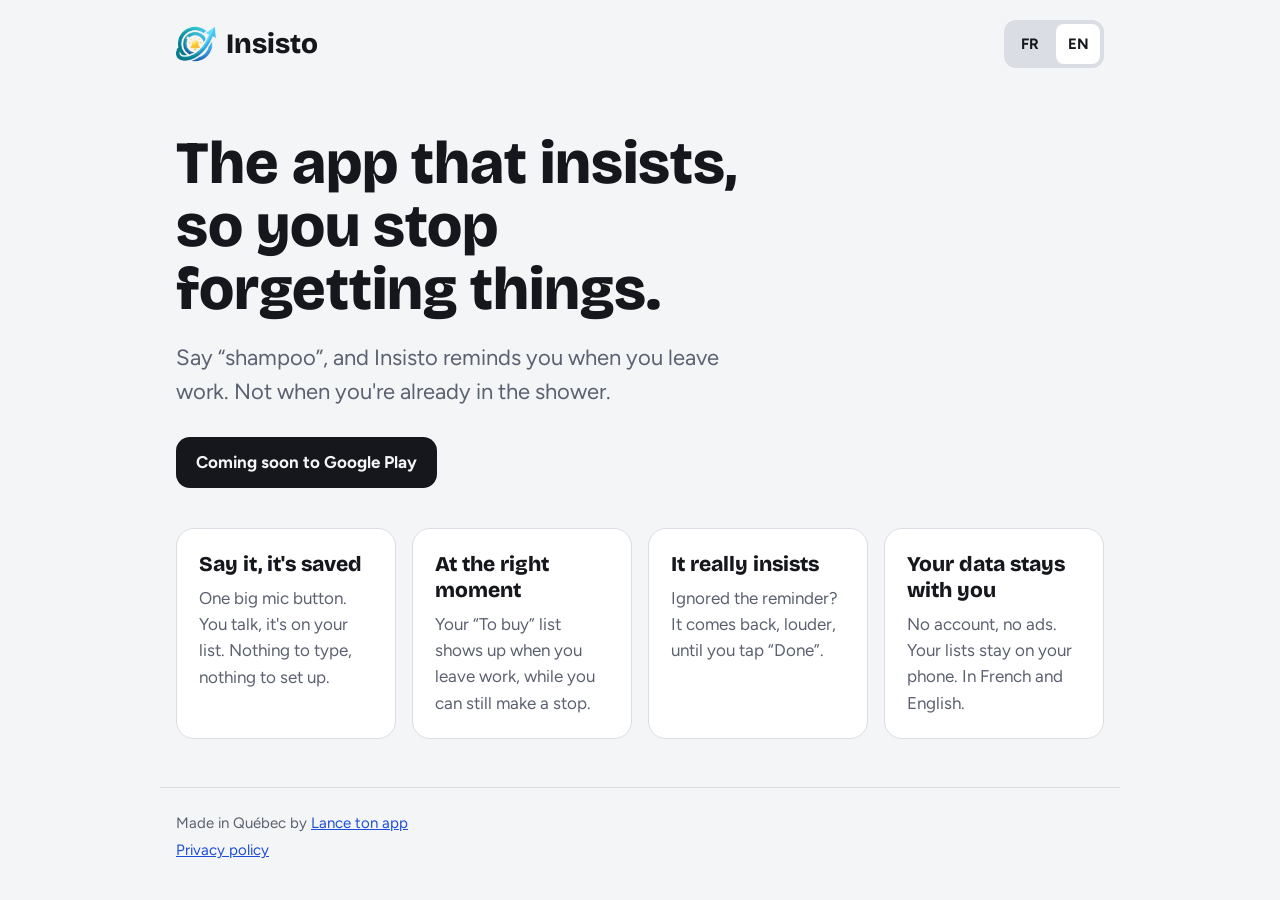
<file: index.html>
<!doctype html>
<html lang="fr">
<head>
<meta charset="utf-8">
<meta name="viewport" content="width=device-width, initial-scale=1">
<title>Insisto — l'app qui insiste</title>
<meta name="description" content="Insisto : la liste qui te rappelle tes achats et tes tâches au bon moment, et qui insiste jusqu'à ce que ce soit fait. Pensée pour les TDAH et les gens occupés.">
<link rel="preconnect" href="https://fonts.googleapis.com">
<link href="https://fonts.googleapis.com/css2?family=Bricolage+Grotesque:opsz,wght@12..96,800&family=Figtree:wght@400;600;700&display=swap" rel="stylesheet">
<link rel="stylesheet" href="style.css">
<link rel="icon" href="favicon.png">
</head>
<body>
<header class="wrap top">
  <a class="logo" href="./"><img src="logo.png" alt="" width="40" height="40">Insisto</a>
  <nav>
    <button class="lang" data-set="fr" aria-pressed="true">FR</button>
    <button class="lang" data-set="en" aria-pressed="false">EN</button>
  </nav>
</header>

<main class="wrap">
  <section class="hero">
    <h1 data-fr="L'app qui insiste pour que tu n'oublies plus rien." data-en="The app that insists, so you stop forgetting things.">L'app qui insiste pour que tu n'oublies plus rien.</h1>
    <p class="lead" data-fr="Tu dis « shampoing », et Insisto te le rappelle quand tu quittes le travail. Pas quand tu es déjà dans la douche." data-en="Say “shampoo”, and Insisto reminds you when you leave work. Not when you're already in the shower.">Tu dis « shampoing », et Insisto te le rappelle quand tu quittes le travail. Pas quand tu es déjà dans la douche.</p>
    <p class="badge" data-fr="Bientôt sur Google Play" data-en="Coming soon to Google Play">Bientôt sur Google Play</p>
  </section>

  <section class="grid">
    <article class="card">
      <h2 data-fr="Dis-le, c'est noté" data-en="Say it, it's saved">Dis-le, c'est noté</h2>
      <p data-fr="Un gros bouton micro. Tu parles, c'est ajouté à ta liste. Rien à écrire, rien à configurer." data-en="One big mic button. You talk, it's on your list. Nothing to type, nothing to set up.">Un gros bouton micro. Tu parles, c'est ajouté à ta liste. Rien à écrire, rien à configurer.</p>
    </article>
    <article class="card">
      <h2 data-fr="Au bon moment" data-en="At the right moment">Au bon moment</h2>
      <p data-fr="Ta liste « À acheter » arrive quand tu quittes le travail, au moment où tu peux encore faire un détour." data-en="Your “To buy” list shows up when you leave work, while you can still make a stop.">Ta liste « À acheter » arrive quand tu quittes le travail, au moment où tu peux encore faire un détour.</p>
    </article>
    <article class="card">
      <h2 data-fr="Ça insiste vraiment" data-en="It really insists">Ça insiste vraiment</h2>
      <p data-fr="Tu ignores le rappel ? Il revient, plus fort, jusqu'à ce que tu appuies sur « C'est fait »." data-en="Ignored the reminder? It comes back, louder, until you tap “Done”.">Tu ignores le rappel ? Il revient, plus fort, jusqu'à ce que tu appuies sur « C'est fait ».</p>
    </article>
    <article class="card">
      <h2 data-fr="Tes données restent chez toi" data-en="Your data stays with you">Tes données restent chez toi</h2>
      <p data-fr="Pas de compte, pas de pub. Tes listes restent sur ton téléphone. En français et en anglais." data-en="No account, no ads. Your lists stay on your phone. In French and English.">Pas de compte, pas de pub. Tes listes restent sur ton téléphone. En français et en anglais.</p>
    </article>
  </section>
</main>

<footer class="wrap foot">
  <p><span data-fr="Fait au Québec par" data-en="Made in Québec by">Fait au Québec par</span> <a href="https://lancetonapp.com">Lance ton app</a></p>
  <p><a href="confidentialite.html" data-fr="Politique de confidentialité" data-en="Privacy policy">Politique de confidentialité</a></p>
</footer>

<script src="lang.js"></script>
</body>
</html>
</file>
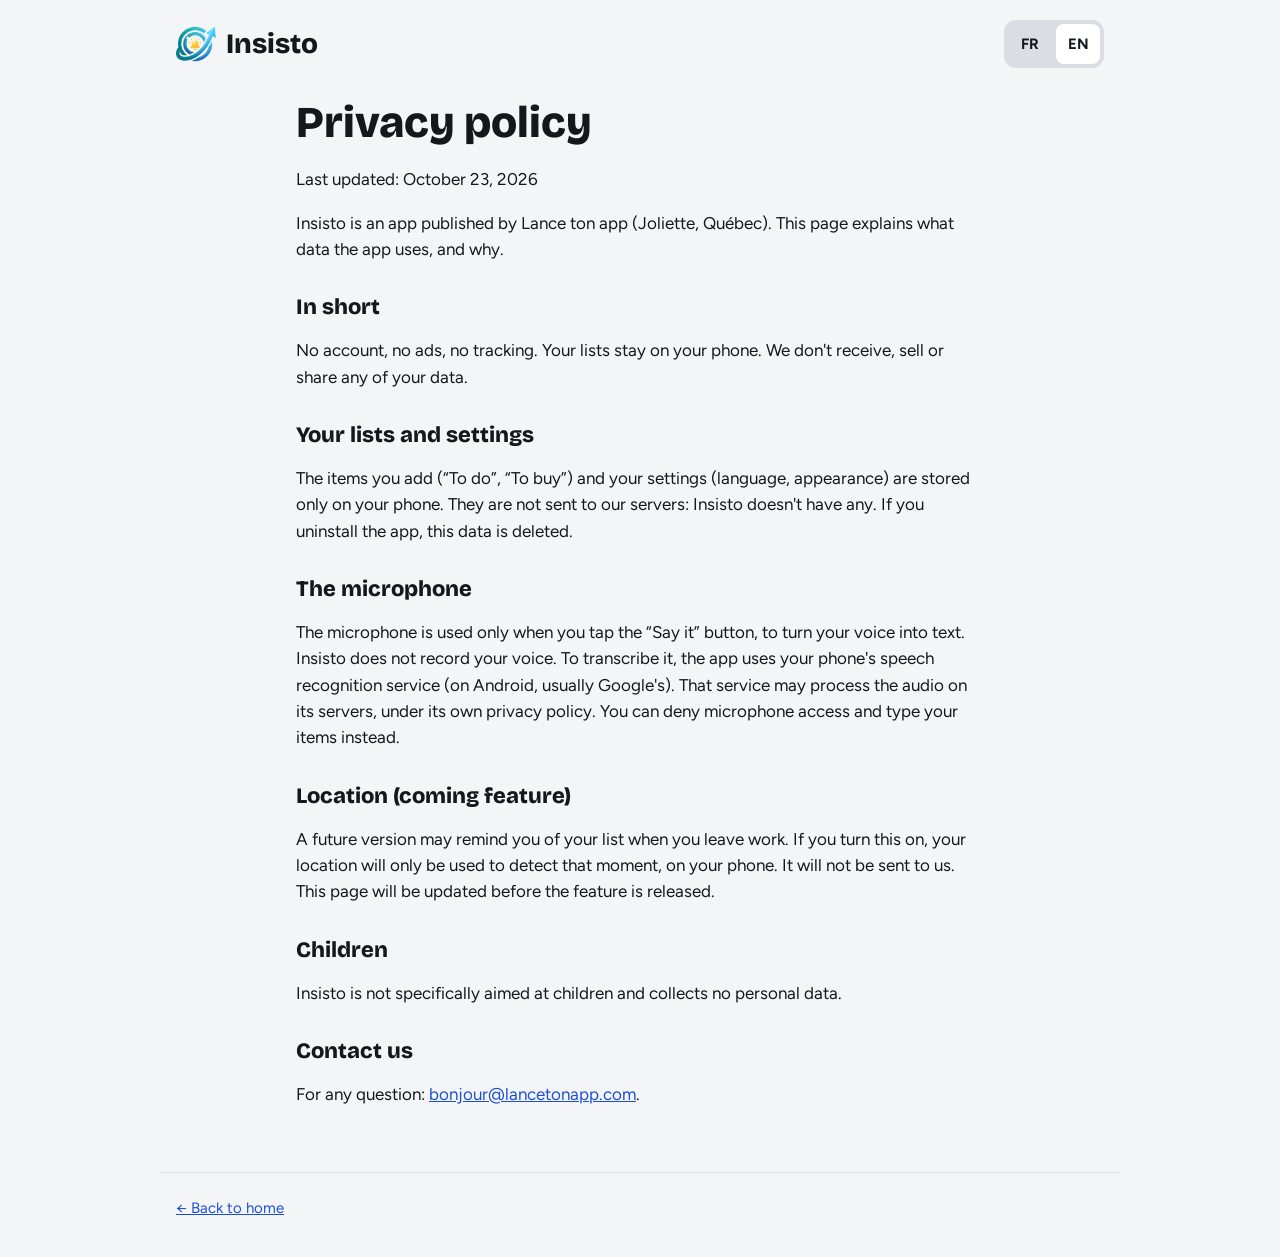
<file: confidentialite.html>
<!doctype html>
<html lang="fr">
<head>
<meta charset="utf-8">
<meta name="viewport" content="width=device-width, initial-scale=1">
<title>Insisto — Confidentialité / Privacy</title>
<link rel="preconnect" href="https://fonts.googleapis.com">
<link href="https://fonts.googleapis.com/css2?family=Bricolage+Grotesque:opsz,wght@12..96,800&family=Figtree:wght@400;600;700&display=swap" rel="stylesheet">
<link rel="stylesheet" href="style.css">
<link rel="icon" href="favicon.png">
</head>
<body>
<header class="wrap top">
  <a class="logo" href="./"><img src="logo.png" alt="" width="40" height="40">Insisto</a>
  <nav>
    <button class="lang" data-set="fr" aria-pressed="true">FR</button>
    <button class="lang" data-set="en" aria-pressed="false">EN</button>
  </nav>
</header>

<main class="wrap legal">
  <div lang="fr">
    <h1>Politique de confidentialité</h1>
    <p>Dernière mise à jour : 23 octobre 2026</p>
    <p>Insisto est une application publiée par Lance ton app (Joliette, Québec). Cette page explique quelles données l'application utilise, et pourquoi.</p>

    <h2>En bref</h2>
    <p>Pas de compte, pas de publicité, pas de suivi. Tes listes restent sur ton téléphone. Nous ne recevons, ne vendons et ne partageons aucune de tes données.</p>

    <h2>Tes listes et tes réglages</h2>
    <p>Les éléments que tu ajoutes (« À faire », « À acheter ») et tes réglages (langue, apparence) sont enregistrés seulement dans la mémoire de ton téléphone. Ils ne sont pas envoyés à nos serveurs : Insisto n'en a pas. Si tu désinstalles l'application, ces données sont effacées.</p>

    <h2>Le micro</h2>
    <p>Le micro sert uniquement quand tu appuies sur le bouton « Dis-le », pour transformer ta voix en texte. Insisto n'enregistre pas ta voix. Pour faire la transcription, l'application utilise le service de reconnaissance vocale de ton téléphone (sur Android, habituellement celui de Google). Ce service peut traiter l'audio sur ses serveurs, selon sa propre politique de confidentialité. Tu peux refuser l'accès au micro et écrire tes éléments à la main.</p>

    <h2>La localisation (fonction à venir)</h2>
    <p>Une prochaine version pourra te rappeler ta liste quand tu quittes le travail. Si tu actives cette fonction, ta position servira seulement à détecter ce moment, sur ton téléphone. Elle ne nous sera pas envoyée. Cette page sera mise à jour avant que la fonction soit offerte.</p>

    <h2>Enfants</h2>
    <p>Insisto ne s'adresse pas spécialement aux enfants et ne recueille aucune donnée personnelle.</p>

    <h2>Nous joindre</h2>
    <p>Pour toute question : <a href="mailto:bonjour@lancetonapp.com">bonjour@lancetonapp.com</a>.</p>
  </div>

  <div lang="en">
    <h1>Privacy policy</h1>
    <p>Last updated: October 23, 2026</p>
    <p>Insisto is an app published by Lance ton app (Joliette, Québec). This page explains what data the app uses, and why.</p>

    <h2>In short</h2>
    <p>No account, no ads, no tracking. Your lists stay on your phone. We don't receive, sell or share any of your data.</p>

    <h2>Your lists and settings</h2>
    <p>The items you add (“To do”, “To buy”) and your settings (language, appearance) are stored only on your phone. They are not sent to our servers: Insisto doesn't have any. If you uninstall the app, this data is deleted.</p>

    <h2>The microphone</h2>
    <p>The microphone is used only when you tap the “Say it” button, to turn your voice into text. Insisto does not record your voice. To transcribe it, the app uses your phone's speech recognition service (on Android, usually Google's). That service may process the audio on its servers, under its own privacy policy. You can deny microphone access and type your items instead.</p>

    <h2>Location (coming feature)</h2>
    <p>A future version may remind you of your list when you leave work. If you turn this on, your location will only be used to detect that moment, on your phone. It will not be sent to us. This page will be updated before the feature is released.</p>

    <h2>Children</h2>
    <p>Insisto is not specifically aimed at children and collects no personal data.</p>

    <h2>Contact us</h2>
    <p>For any question: <a href="mailto:bonjour@lancetonapp.com">bonjour@lancetonapp.com</a>.</p>
  </div>
</main>

<footer class="wrap foot">
  <p><a href="./" data-fr="← Retour à l'accueil" data-en="← Back to home">← Retour à l'accueil</a></p>
</footer>

<script src="lang.js"></script>
</body>
</html>
</file>
<file: style.css>
:root {
  --bg: #F4F5F7; --card: #FFFFFF; --ink: #15171C; --muted: #5B6170; --line: #DADDE3;
  --accent: #C2410C; --blue: #1D4ED8;
}
@media (prefers-color-scheme: dark) {
  :root { --bg: #0F1115; --card: #1A1D23; --ink: #F2F3F5; --muted: #A3A9B5; --line: #2E323B; --accent: #FDBA8C; --blue: #A9C1FF; }
}
* { box-sizing: border-box; }
body { margin: 0; background: var(--bg); color: var(--ink); font: 17px/1.55 Figtree, system-ui, sans-serif; }
a { color: var(--blue); }
.wrap { max-width: 960px; margin: 0 auto; padding: 0 16px; }
.top { display: flex; justify-content: space-between; align-items: center; padding-top: 20px; }
.logo { font: 800 28px 'Bricolage Grotesque', sans-serif; color: var(--ink); text-decoration: none; }
nav { display: flex; gap: 4px; background: var(--line); padding: 4px; border-radius: 12px; }
.lang { min-width: 44px; min-height: 40px; border: 0; border-radius: 8px; background: transparent; color: var(--ink); font: 700 15px Figtree, sans-serif; cursor: pointer; }
.lang[aria-pressed="true"] { background: var(--card); }
.hero { padding: 64px 0 40px; }
h1 { font: 800 clamp(34px, 6vw, 60px)/1.05 'Bricolage Grotesque', sans-serif; margin: 0 0 20px; max-width: 16ch; }
.lead { font-size: clamp(18px, 2.4vw, 22px); color: var(--muted); max-width: 40ch; margin: 0 0 28px; }
.badge { display: inline-block; margin: 0; padding: 12px 20px; border-radius: 14px; background: var(--ink); color: var(--bg); font-weight: 700; }
.grid { display: grid; grid-template-columns: repeat(auto-fit, minmax(220px, 1fr)); gap: 16px; padding-bottom: 48px; }
.card { background: var(--card); border: 1px solid var(--line); border-radius: 18px; padding: 22px; }
.card h2 { font: 800 21px 'Bricolage Grotesque', sans-serif; margin: 0 0 8px; }
.card p { margin: 0; color: var(--muted); }
.foot { border-top: 1px solid var(--line); padding-top: 20px; padding-bottom: 32px; color: var(--muted); font-size: 15px; }
.foot p { margin: 4px 0; }
.legal { max-width: 720px; padding-top: 32px; padding-bottom: 48px; }
.legal h1 { font-size: clamp(30px, 5vw, 44px); max-width: none; }
.legal h2 { font: 800 22px 'Bricolage Grotesque', sans-serif; margin: 32px 0 8px; }
.legal [lang] { display: none; }
html[lang="fr"] .legal [lang="fr"], html[lang="en"] .legal [lang="en"] { display: block; }
.logo { display: flex; align-items: center; gap: 10px; }
</file>
